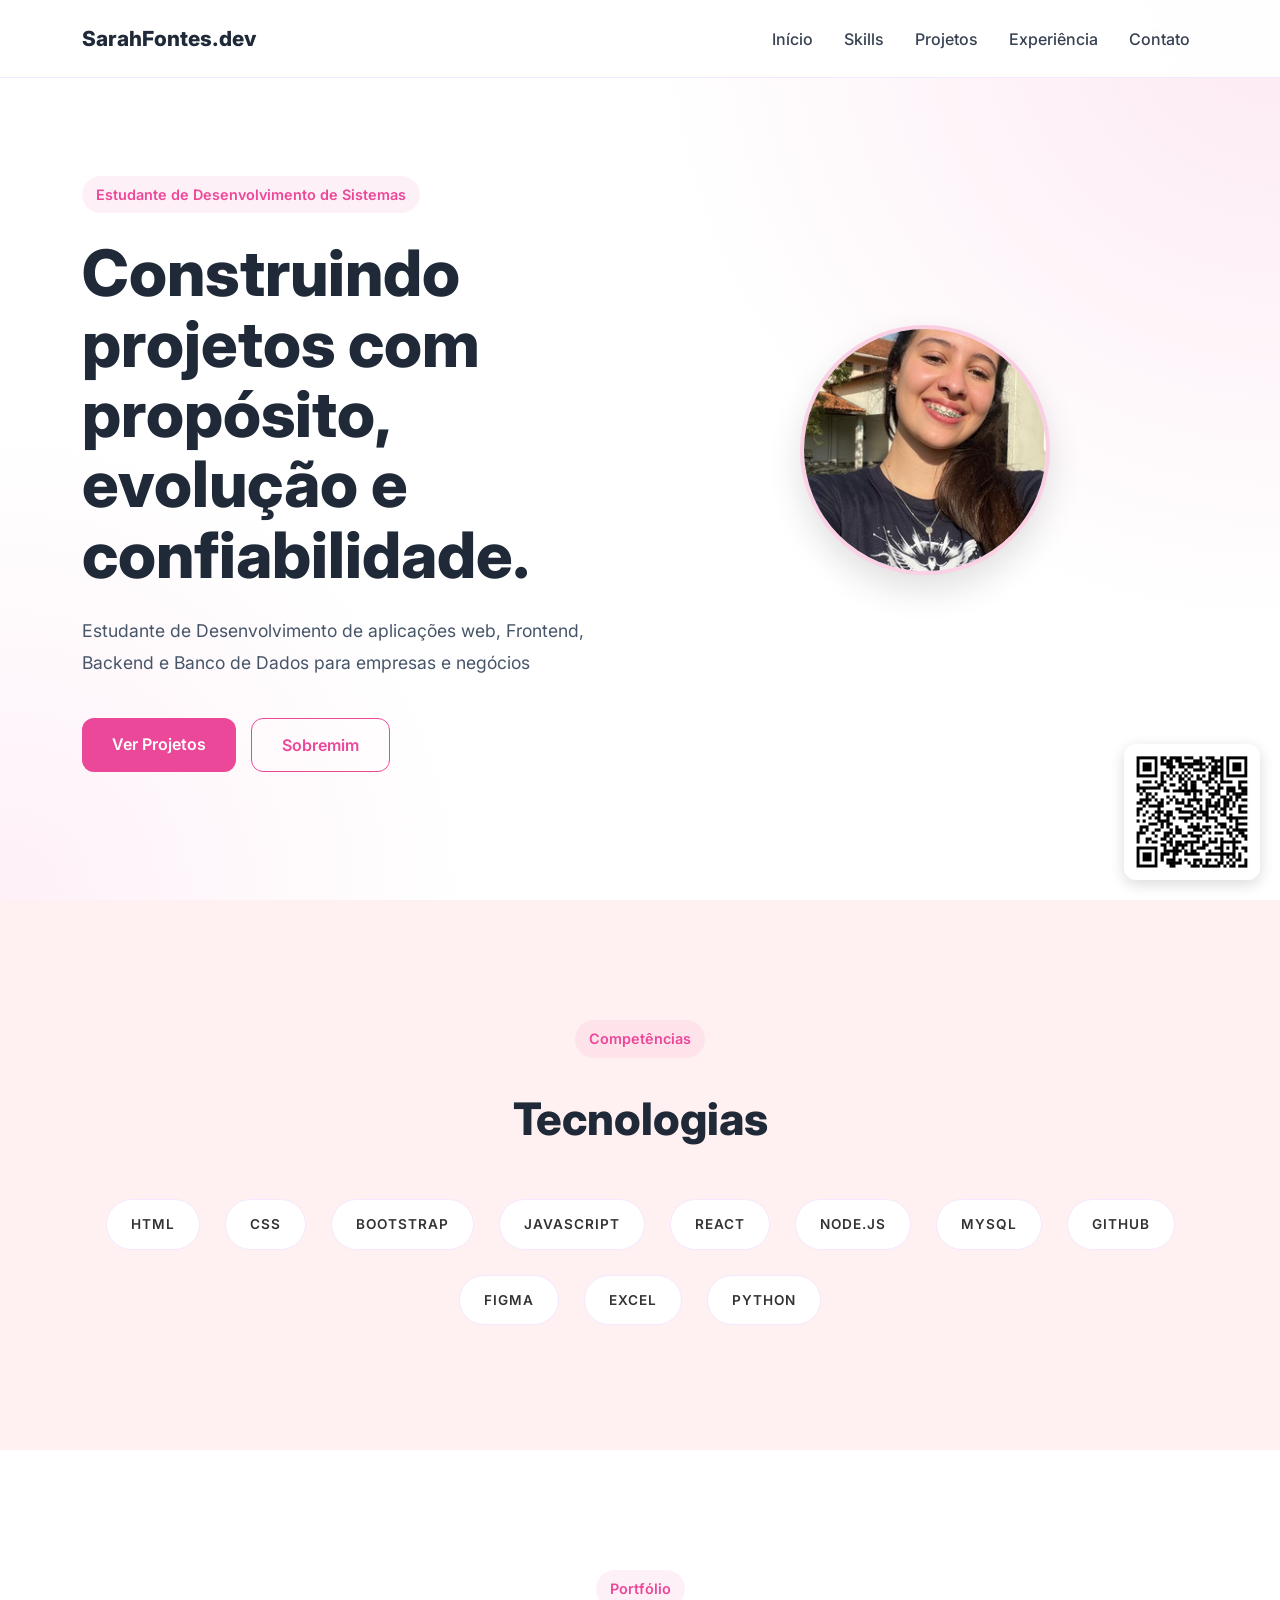
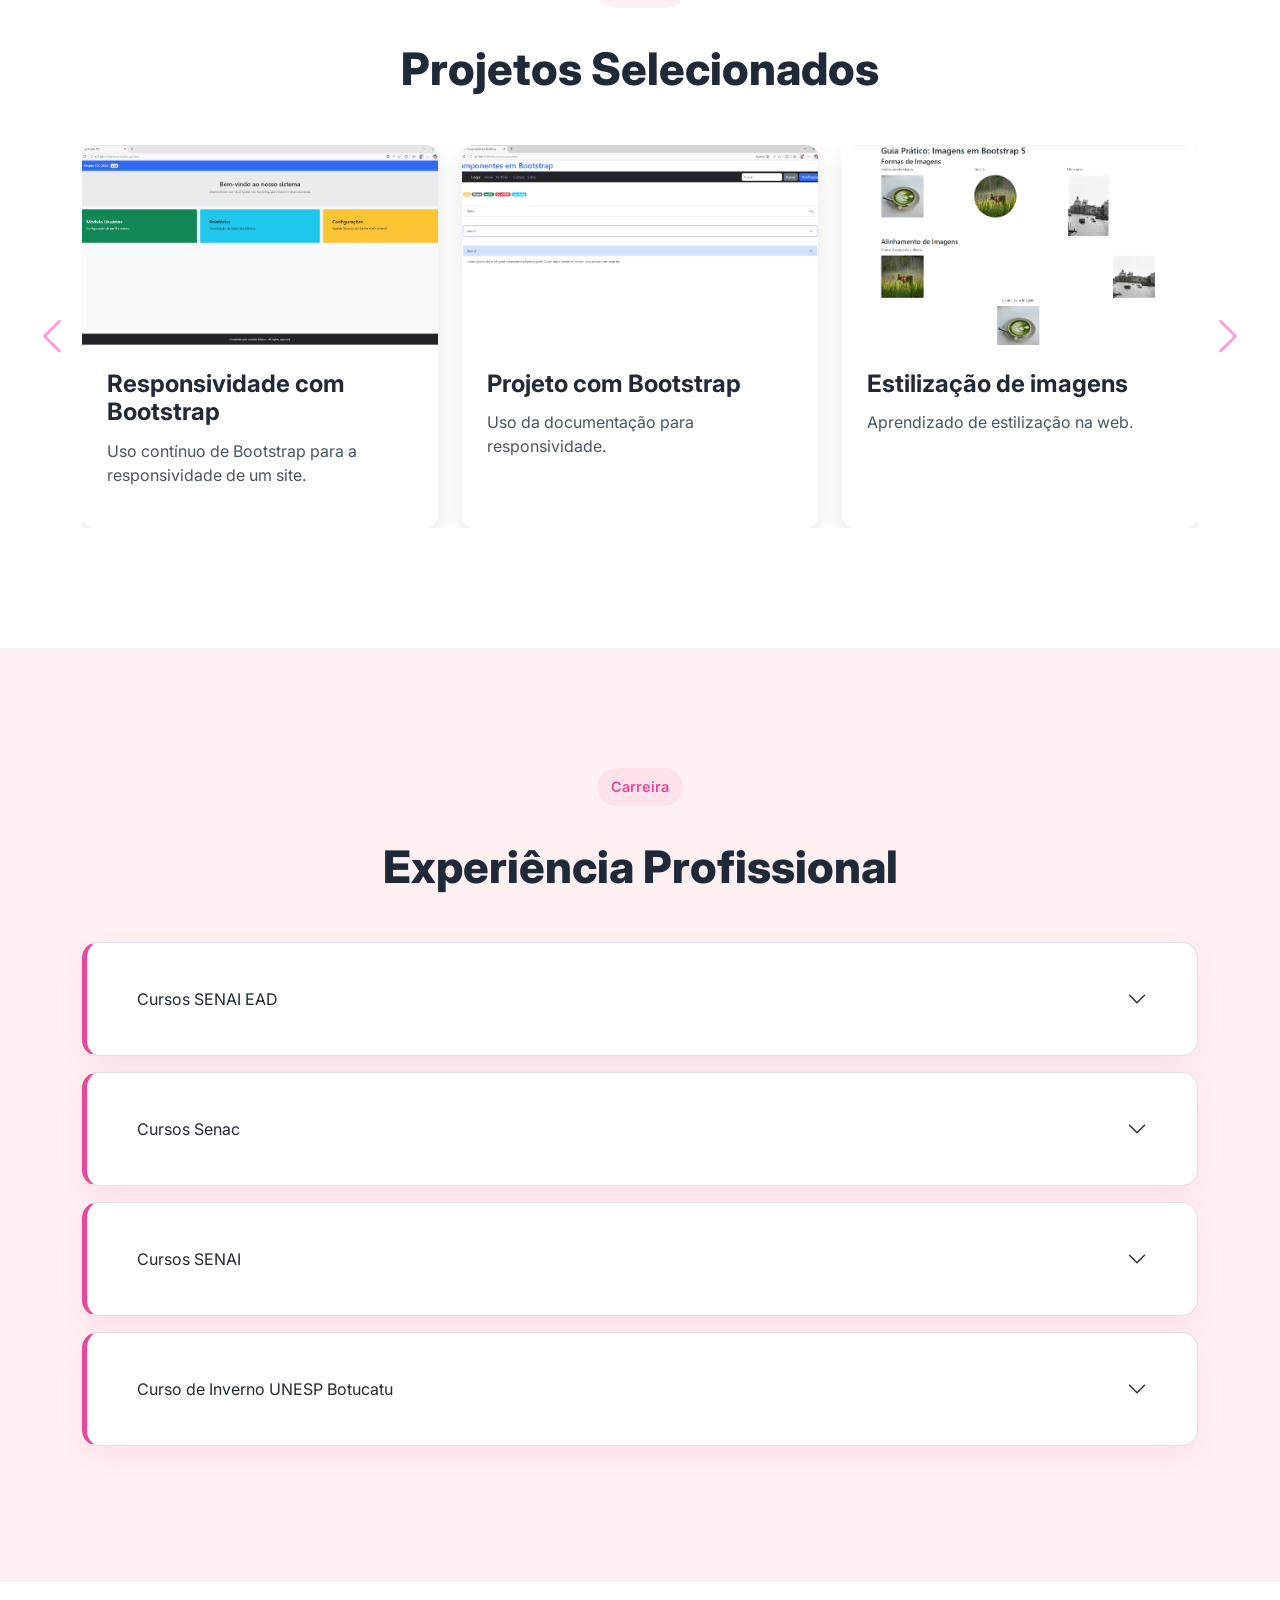
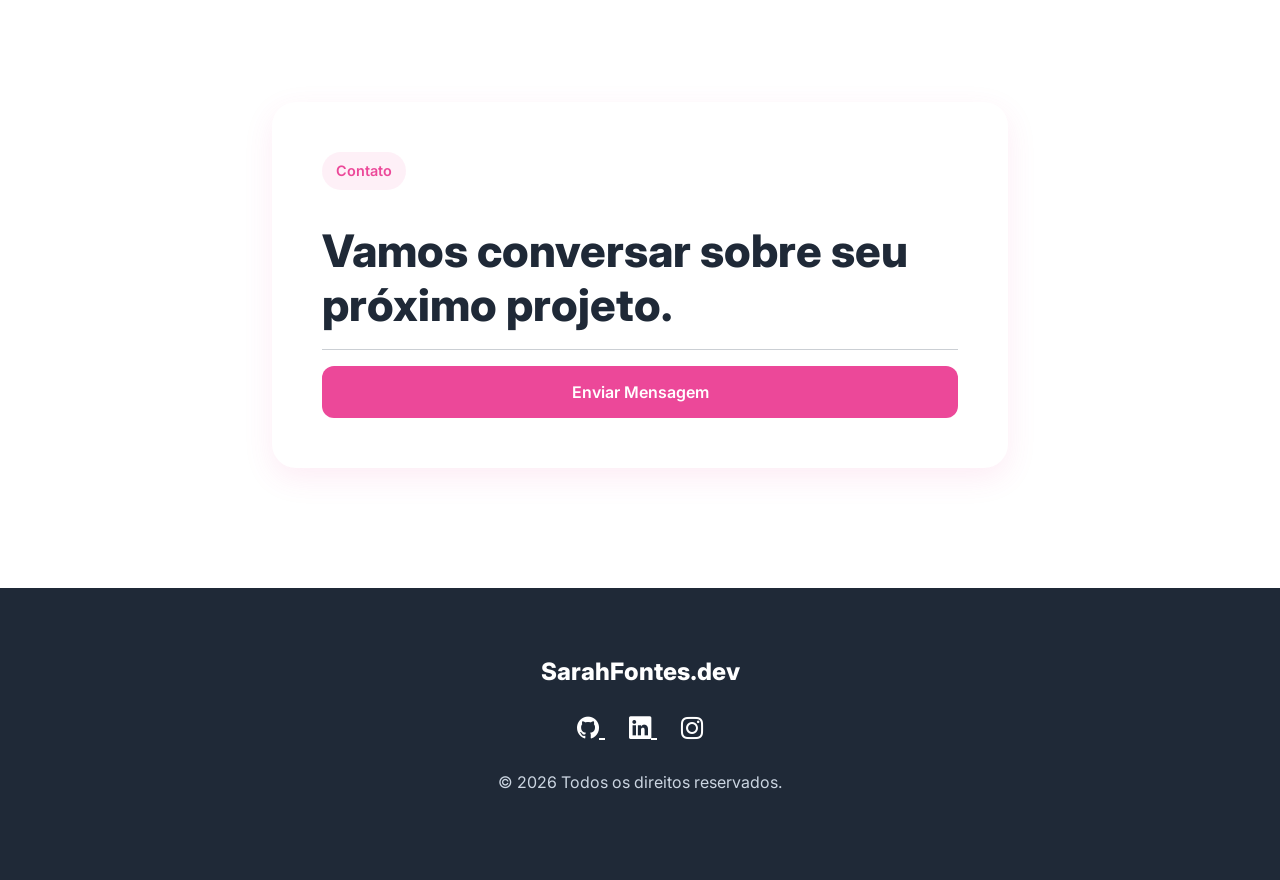
<file: index.html>
<!DOCTYPE html>
<html lang="pt-BR">

<head>
    <meta charset="UTF-8">
    <meta name="viewport" content="width=device-width, initial-scale=1.0">
    <title>SarahFontes | Estudante de Desenvolvimento Full Stack</title>
    <meta name="description"
        content="Portfólio profissional de Desenvolvedora Full Stack especializada em aplicações web modernas.">
    <link rel="icon" href="assets/img/favicon.png">
    <link href="https://cdn.jsdelivr.net/npm/bootstrap@5.3.3/dist/css/bootstrap.min.css" rel="stylesheet">
    <link rel="stylesheet" href="https://cdn.jsdelivr.net/npm/bootstrap-icons@1.11.3/font/bootstrap-icons.min.css">
    <link href="https://fonts.googleapis.com/css2?family=Inter:wght@300;400;500;600;700;800;900&display=swap"
        rel="stylesheet">
    <link rel="stylesheet" href="assets/css/style.css">
</head>

<body>

    <!-- NAVBAR -->
    <nav class="navbar navbar-expand-lg fixed-top custom-navbar">
        <div class="container">

            <a class="navbar-brand" href="#">SarahFontes.dev</a>

            <button class="navbar-toggler" type="button" data-bs-toggle="collapse" data-bs-target="#menu">
                <span class="navbar-toggler-icon"></span>
            </button>

            <div class="collapse navbar-collapse" id="menu">
                <ul class="navbar-nav ms-auto">
                    <li class="nav-item"><a class="nav-link" href="#inicio">Início</a></li>
                    <li class="nav-item"><a class="nav-link" href="#skills">Skills</a></li>
                    <li class="nav-item"><a class="nav-link" href="#projetos">Projetos</a></li>
                    <li class="nav-item"><a class="nav-link" href="#experiencia">Experiência</a></li>
                    <li class="nav-item"><a class="nav-link" href="contato.html">Contato</a></li>
                </ul>
            </div>

        </div>
    </nav>

    <div class="col-md-5 text-center">
        <div class="qr-fixed">
            <img src="./img/qrcode.jpg" alt="QR Code Portfólio">
        </div>
    </div>

    <!-- HERO -->
    <section id="inicio" class="hero">
        <div class="container">
            <div class="row align-items-center min-vh-100">
                <div class="col-lg-6">
                    <span class="hero-tag mt-5">Estudante de Desenvolvimento de Sistemas</span>

                    <h1 class="hero-title">Construindo projetos com propósito, evolução e confiabilidade.</h1>

                    <p class="hero-description">Estudante de Desenvolvimento de aplicações web, Frontend, Backend e
                        Banco de Dados para empresas e negócios</p>

                    <div class="hero-buttons">
                        <a href="#projetos" class="btn btn-primary-custom">Ver Projetos</a>
                        <button data-bs-toggle="modal" data-bs-target="#sobreModal"
                            class="btn btn-outline-custom">Sobremim</button>
                    </div>
                </div>

                <div class="col-lg-6 text-center">
                    <img src="./img/perfil.jpg" alt="Foto profissional" class="profile-image">
                </div>
            </div>
        </div>
    </section>


    <div class="modal fade" id="sobreModal" tabindex="-1" aria-labelledby="sobreModalLabel" aria-hidden="true">
        <div class="modal-dialog modal-xl">
            <div class="modal-content">
                <div class="modal-header">
                    <h5 class="modal-title" id="sobreModalLabel">Sobre Mim</h5>
                    <button type="button" class="btn-close" data-bs-dismiss="modal" aria-label="Fechar"></button>
                </div>
                <div class="modal-body">
                    <div class="container-fluid">
                        <div class="row align-items-center">

                            <div class="col-md-5 text-center">
                                <img src="./img/perfil2.jpeg" alt="Foto profissional"
                                    class="profile-image modal-profile-img">
                            </div>

                            <div class="col-md-7">
                                <span class="hero-tag">Sobre Mim</span>

                                <h4 class="mt-3 mb-3">Propósito, estratégia e foco em resultados.</h4>

                                <p class="text-justify">Sou estudante de Desenvolvimento Full Stack focada em criar
                                    soluções digitais
                                    utilizando as melhores práticas de software.</p>
                                <p class="text-justify">Busco desenvolver novas habilidades e construir um caminho com
                                    propósito, foco,
                                    coragem, confiabilidade e segurança.</p>
                                <p class="text-justify">Meu foco é desenvolver produtos intuitivos e preparados para
                                    crescimento.</p>
                                <p class="text-justify">Profissional organizada, comunicativa e responsável, com
                                    experiência em atividades pastorais, marketing digital,
                                    atendimento ao público e organização de ambientes.</p>
                                <p class="text-justify">Possuo habilidades em liderança de equipes, planejamento de
                                    metas, delegação de tarefas e trabalho colaborativo.</p>
                            </div>
                        </div>
                    </div>
                </div>

                <div class="modal-footer">
                    <button type="button" class="btn btn-primary-custom" data-bs-dismiss="modal">Fechar</button>
                </div>

            </div>
        </div>
    </div>

    <!-- SKILLS -->
    <section id="skills" class="section bg-light-custom">
        <div class="container">
            <div class="text-center mb-5">
                <span class="hero-tag">Competências</span>
                <h2 class="section-title">Tecnologias</h2>
            </div>

            <div class="skills-wrapper">
                <a class="section-tag" href="https://www.html5.com.br/guia/primeiros-passos" target="_blank">HTML</a>
                <a class="section-tag" href="https://developer.mozilla.org/pt-BR/docs/Web/CSS">CSS</a>
                <a class="section-tag"
                    href="https://getbootstrap.com/docs/5.0/getting-started/introduction/">Bootstrap</a>
                <a class="section-tag" href="https://developer.mozilla.org/pt-BR/docs/Web/JavaScript">JavaScript</a>
                <a class="section-tag" href="https://pt-br.legacy.reactjs.org/">React</a>
                <a class="section-tag" href="https://nodejs.org/docs/latest/api/">Node.js</a>
                <a class="section-tag" href="https://dev.mysql.com/doc/">MySQL</a>
                <a class="section-tag" href="https://docs.github.com/pt">GitHub</a>
                <a class="section-tag" href="https://help.figma.com/hc/en-us">Figma</a>
                <a class="section-tag" href="https://support.microsoft.com/pt-br/excel">Excel</a>
                <a class="section-tag" href="https://www.python.org/">Python</a>
            </div>
        </div>
    </section>

    <!-- PROJETOS -->
    <section id="projetos" class="section">
        <div class="container">

            <div class="text-center mb-5">
                <span class="hero-tag">Portfólio</span>
                <h2 class="section-title">Projetos Selecionados</h2>
            </div>

            <div id="carouselProjetos" class="carousel slide" data-bs-ride="carousel">

                <!-- Indicadores -->
                <div class="carousel-indicators">
                    <button type="button" data-bs-target="#carouselProjetos" data-bs-slide-to="0"
                        class="active"></button>
                    <button type="button" data-bs-target="#carouselProjetos" data-bs-slide-to="1"></button>
                    <button type="button" data-bs-target="#carouselProjetos" data-bs-slide-to="2"></button>
                </div>

                <div class="carousel-inner">

                    <!-- SLIDE 1 -->
                    <div class="carousel-item active">
                        <div class="row justify-content-center">

                            <div class="col-12 col-md-6 col-lg-4">
                                <div class="project-card" data-bs-toggle="modal" data-bs-target="#modal1"
                                    style="cursor:pointer;">
                                    <img src="./img/img1.png" class="d-block w-100">
                                    <div class="project-content">
                                        <h4>Responsividade com Bootstrap</h4>
                                        <p>Uso contínuo de Bootstrap para a responsividade de um site.</p>
                                    </div>
                                </div>
                            </div>

                            <div class="col-12 col-md-6 col-lg-4">
                                <div class="project-card" data-bs-toggle="modal" data-bs-target="#modal2"
                                    style="cursor:pointer;">
                                    <img src="./img/img2.png" class="d-block w-100">
                                    <div class="project-content">
                                        <h4>Projeto com Bootstrap</h4>
                                        <p>Uso da documentação para responsividade.</p>
                                    </div>
                                </div>
                            </div>

                            <div class="col-12 col-md-6 col-lg-4">
                                <div class="project-card" data-bs-toggle="modal" data-bs-target="#modal3"
                                    style="cursor:pointer;">
                                    <img src="./img/img3.png" class="d-block w-100">
                                    <div class="project-content">
                                        <h4>Estilização de imagens</h4>
                                        <p>Aprendizado de estilização na web.</p>
                                    </div>
                                </div>
                            </div>

                        </div>
                    </div>

                    <!-- SLIDE 2 -->
                    <div class="carousel-item">
                        <div class="row justify-content-center">

                            <div class="col-12 col-md-6 col-lg-4">
                                <div class="project-card" data-bs-toggle="modal" data-bs-target="#modal4"
                                    style="cursor:pointer;">
                                    <img src="./img/img4.png" class="d-block w-100">
                                    <div class="project-content">
                                        <h4>App de alimentos</h4>
                                        <p>Uso do Figma no TCC.</p>
                                    </div>
                                </div>
                            </div>

                            <div class="col-12 col-md-6 col-lg-4">
                                <div class="project-card" data-bs-toggle="modal" data-bs-target="#modal5"
                                    style="cursor:pointer;">
                                    <img src="./img/img5.png" class="d-block w-100">
                                    <div class="project-content">
                                        <h4>Bootstrap Modal</h4>
                                        <p>Criação de interfaces interativas.</p>
                                    </div>
                                </div>
                            </div>

                            <div class="col-12 col-md-6 col-lg-4">
                                <div class="project-card" data-bs-toggle="modal" data-bs-target="#modal6"
                                    style="cursor:pointer;">
                                    <img src="./img/img6.png" class="d-block w-100">
                                    <div class="project-content">
                                        <h4>Site de alimentos</h4>
                                        <p>Desenvolvimento web responsivo.</p>
                                    </div>
                                </div>
                            </div>

                        </div>
                    </div>

                    <!-- SLIDE 3 -->
                    <div class="carousel-item">
                        <div class="row justify-content-center">

                            <div class="col-12 col-md-6 col-lg-4">
                                <div class="project-card" data-bs-toggle="modal" data-bs-target="#modal7"
                                    style="cursor:pointer;">
                                    <img src="./img/img7.png" class="d-block w-100">
                                    <div class="project-content">
                                        <h4>Banco de Dados MySQL</h4>
                                        <p>Modelagem de sistema de vendas.</p>
                                    </div>
                                </div>
                            </div>

                        </div>
                    </div>

                </div>

                <button class="carousel-control-prev" type="button" data-bs-target="#carouselProjetos"
                    data-bs-slide="prev">
                    <span class="carousel-control-prev-icon"></span>
                </button>

                <button class="carousel-control-next" type="button" data-bs-target="#carouselProjetos"
                    data-bs-slide="next">
                    <span class="carousel-control-next-icon"></span>
                </button>

            </div>
        </div>
    </section>

    <!-- MODAIS -->
    <div class="modal fade" id="modal1" tabindex="-1">
        <div class="modal-dialog modal-lg modal-dialog-centered">
            <div class="modal-content">
                <img src="./img/img1.png" class="w-100">
                <div class="p-3">
                    <h4>Responsividade com Bootstrap</h4>
                    <p>Uso contínuo de Bootstrap para a responsividade de um site.</p>
                </div>
            </div>
        </div>
    </div>

    <div class="modal fade" id="modal2" tabindex="-1">
        <div class="modal-dialog modal-lg modal-dialog-centered">
            <div class="modal-content">
                <img src="./img/img2.png" class="w-100">
                <div class="p-3">
                    <h4>Projeto com Bootstrap</h4>
                    <p>Utilização da documentação para responsividade.</p>
                </div>
            </div>
        </div>
    </div>

    <div class="modal fade" id="modal3" tabindex="-1">
        <div class="modal-dialog modal-lg modal-dialog-centered">
            <div class="modal-content">
                <img src="./img/img3.png" class="w-100">
                <div class="p-3">
                    <h4>Estilização de imagens</h4>
                    <p>Aprendizado de estilização na web.</p>
                </div>
            </div>
        </div>
    </div>

    <div class="modal fade" id="modal4" tabindex="-1">
        <div class="modal-dialog modal-lg modal-dialog-centered">
            <div class="modal-content">
                <img src="./img/img4.png" class="w-100">
                <div class="p-3">
                    <h4>App de alimentos</h4>
                    <p>Uso do Figma no TCC.</p>
                </div>
            </div>
        </div>
    </div>

    <div class="modal fade" id="modal5" tabindex="-1">
        <div class="modal-dialog modal-lg modal-dialog-centered">
            <div class="modal-content">
                <img src="./img/img5.png" class="w-100">
                <div class="p-3">
                    <h4>Bootstrap Modal</h4>
                    <p>Criação de interfaces interativas.</p>
                </div>
            </div>
        </div>
    </div>

    <div class="modal fade" id="modal6" tabindex="-1">
        <div class="modal-dialog modal-lg modal-dialog-centered">
            <div class="modal-content">
                <img src="./img/img6.png" class="w-100">
                <div class="p-3">
                    <h4>Site de alimentos</h4>
                    <p>Desenvolvimento web responsivo.</p>
                </div>
            </div>
        </div>
    </div>

    <div class="modal fade" id="modal7" tabindex="-1">
        <div class="modal-dialog modal-lg modal-dialog-centered">
            <div class="modal-content">
                <img src="./img/img7.png" class="w-100">
                <div class="p-3">
                    <h4>Banco de Dados MySQL</h4>
                    <p>Modelagem de sistema de vendas.</p>
                </div>
            </div>
        </div>
    </div>

    <!-- EXPERIÊNCIA -->
    <section id="experiencia" class="section bg-light-custom">
        <div class="container">

            <div class="text-center mb-5">
                <span class="hero-tag">Carreira</span>
                <h2 class="section-title">Experiência Profissional</h2>
            </div>

            <!-- PRIMEIRO ACCORDION -->
            <div class="accordion timeline-accordion mb-3" id="accordionExperiencia1">
                <div class="accordion-item timeline-item rounded-4">
                    <h2 class="accordion-header" id="heading1-1">
                        <button class="accordion-button collapsed timeline-button" type="button"
                            data-bs-toggle="collapse" data-bs-target="#collapse1-1" aria-expanded="false"
                            aria-controls="collapse1-1">
                            Cursos SENAI EAD
                        </button>
                    </h2>
                    <div id="collapse1-1" class="accordion-collapse collapse" data-bs-parent="#accordionExperiencia1">
                        <div class="accordion-body">
                            <h6>Cursos disponíveis no SENAI EAD</h6>
                            <ul>
                                <li>Excel básico</li>
                                <li>Competência Transversal - Segurança no Trabalho</li>
                                <li>Fluência - Fundamentos da IA</li>
                                <li>Por dentro da Segurança Cibernética</li>
                                <li>Desvendando a Descarbonização</li>
                                <li>Ética na IA</li>
                            </ul>
                            <a href="https://wa.me/5514996770181"
                                class="d-flex justify-content-between text-success ">Ver certificados</a>
                        </div>
                    </div>
                </div>
            </div>

            <!-- SEGUNDO ACCORDION -->
            <div class="accordion timeline-accordion mb-3" id="accordionExperiencia2">
                <div class="accordion-item timeline-item rounded-4">
                    <h2 class="accordion-header" id="heading2-1">
                        <button class="accordion-button collapsed timeline-button" type="button"
                            data-bs-toggle="collapse" data-bs-target="#collapse2-1" aria-expanded="false"
                            aria-controls="collapse2-1">
                            Cursos Senac
                        </button>
                    </h2>
                    <div id="collapse2-1" class="accordion-collapse collapse" data-bs-parent="#accordionExperiencia2">
                        <div class="accordion-body">
                            <h6>Excel para iniciantes</h6>
                            <p>O curso de <strong>Exel  Para Iniciantes</strong> tem por objetivo possibilitar ao participante inserir e manipular dados na
                                planilha eletrônica, agregando informações básicas de cálculos om fórmulas e aplicação
                                de funções.</p>
                            <a href="https://wa.me/5514996770181"
                                class="d-flex justify-content-between text-success ">Ver certificados</a>
                        </div>
                    </div>
                </div>
            </div>

            <!-- TERCEIRO ACCORDION -->
            <div class="accordion timeline-accordion mb-3" id="accordionExperiencia3">
                <div class="accordion-item timeline-item rounded-4">
                    <h2 class="accordion-header" id="heading3-1">
                        <button class="accordion-button collapsed timeline-button" type="button"
                            data-bs-toggle="collapse" data-bs-target="#collapse3-1" aria-expanded="false"
                            aria-controls="collapse3-1">
                            Cursos SENAI
                        </button>
                    </h2>
                    <div id="collapse3-1" class="accordion-collapse collapse" data-bs-parent="#accordionExperiencia3">
                        <div class="accordion-body">
                            <h6>Desenvolvimento de Sistemas ( 2025 - Atual ).</h6>
                            <p>O Curso <strong>Técnico em Desenvolvimento de Sistemas</strong> tem por objetivo habilitar profissionais
                                para desenvolver, testar e implantar sistemas computacionais, atendendo normas e padrão
                                de qualidade, usabilidade, integridade e segurança da informação.</p>
                            <a href="https://wa.me/5514996770181" class="d-flex justify-content-between text-success ">Ver certificados</a>
                        </div>
                    </div>
                    <div id="collapse3-1" class="accordion-collapse collapse" data-bs-parent="#accordionExperiencia3">
                        <div class="accordion-body">
                            <h6>Machine Learning Aplicada à Indústria ( Atual - 2026 )</h6>
                            <p>O curso de <strong>Machine Learning aplicado à Indústria</strong> apresenta os principais conceitos de
                                Inteligência Artificial e Aprendizado de Máquina voltados para problemas industriais. Durante o curso,
                                são abordados temas como análise e tratamento de dados, preparação de bases, treinamento e avaliação de
                                modelos e aplicação de técnicas de Machine Learning para auxiliar na tomada de decisões, identificação de
                                padrões e melhoria dos processos industriais.</p>
                            <a href="https://wa.me/5514996770181" class="d-flex justify-content-between text-success ">Ver certificados</a>
                        </div>
                    </div>
                </div>
            </div>

            <!-- QUARTO ACCORDION -->
            <div class="accordion timeline-accordion mb-3" id="accordionExperiencia4">
                <div class="accordion-item timeline-item rounded-4">
                    <h2 class="accordion-header" id="heading4-1">
                        <button class="accordion-button collapsed timeline-button" type="button"
                            data-bs-toggle="collapse" data-bs-target="#collapse4-1" aria-expanded="false"
                            aria-controls="collapse4-1">
                            Curso de Inverno UNESP Botucatu
                        </button>
                    </h2>
                    <div id="collapse4-1" class="accordion-collapse collapse" data-bs-parent="#accordionExperiencia4">
                        <div class="accordion-body">
                            <h6>Escola de Inverno -FMVZ UNESP - 2025</h6>
                            <p>O Programa de Pós-graduação em Medicina Veterinária da Faculdade de Medicina Veterinária
                                e Zootecnia (FMVZ) da Unesp, câmpus de Botucatu, realizou uma <strong>Escola de Inverno</strong>, com
                                atividades voltadas para alunos do Ensino Médio do município.
                                Com o tema “A ciência da vida: como a Medicina Veterinária constrói a saúde para todos”,
                                a Escola de Inverno tem o objetivo de levar os alunos do Ensino Médio para uma imersão
                                no mundo universitário e da Medicina Veterinária, com palestras e atividades práticas
                                sobre o tema – uma oportunidade de conhecerem mais sobre a Medicina Veterinária e todas
                                as suas áreas de atuação.</p>
                            <a href="https://wa.me/5514996770181"
                                class="d-flex justify-content-between text-success ">Ver certificados</a>
                        </div>
                    </div>
                </div>
            </div>

        </div>
    </section>

    <!-- CONTATO -->
    <section id="contato" class="section">
        <div class="container">
            <div class="row justify-content-center">
                <div class="col-lg-8">
                    <div class="contact-box">
                        <span class="hero-tag">Contato</span>
                        <h2 class="section-title">Vamos conversar sobre seu próximo projeto.</h2>
                        <hr>
                        <a class="btn btn-primary-custom w-100" href="contato.html">Enviar Mensagem</a>
                    </div>
                </div>
            </div>
        </div>
    </section>

    <!-- FOOTER -->
    <footer>
        <div class="container">
            <div class="footer-content">
                <h4>SarahFontes.dev</h4>
                <div class="social-links">
                    <a href="https://github.com/SahFontes?tab=projects">
                        <i class="bi bi-github"></i>
                    </a>
                    <a href="https://www.linkedin.com/in/sarah-lopes-fontes-5abab1365/">
                        <i class=" bi bi-linkedin"></i>
                    </a>
                    <a href="https://www.instagram.com/sah.mlfontes">
                        <i class="bi bi-instagram"></i>
                    </a>
                </div>
                <p>© 2026 Todos os direitos reservados.</p>
            </div>
        </div>
    </footer>

    <script src="https://cdn.jsdelivr.net/npm/bootstrap@5.3.3/dist/js/bootstrap.bundle.min.js"></script>
    <script src="assets/js/main.js"></script>

</body>

</html>
</file>
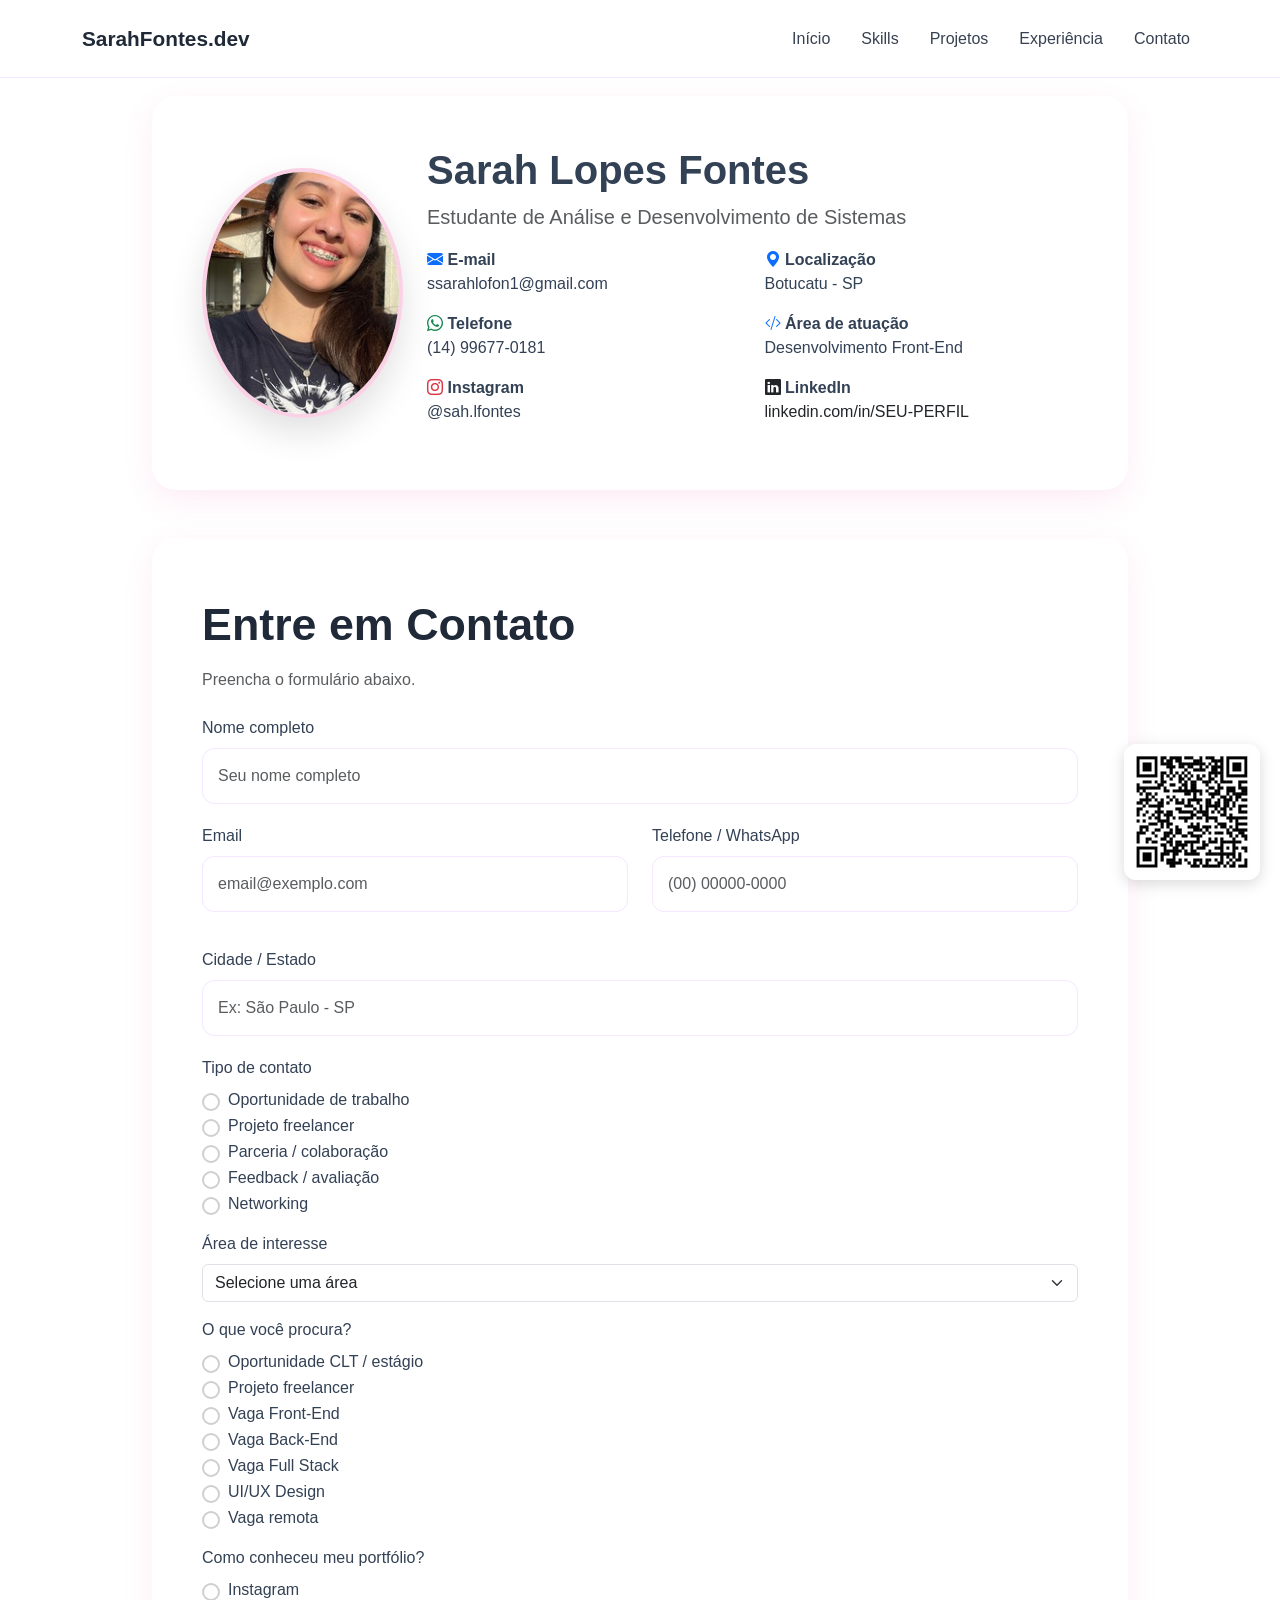
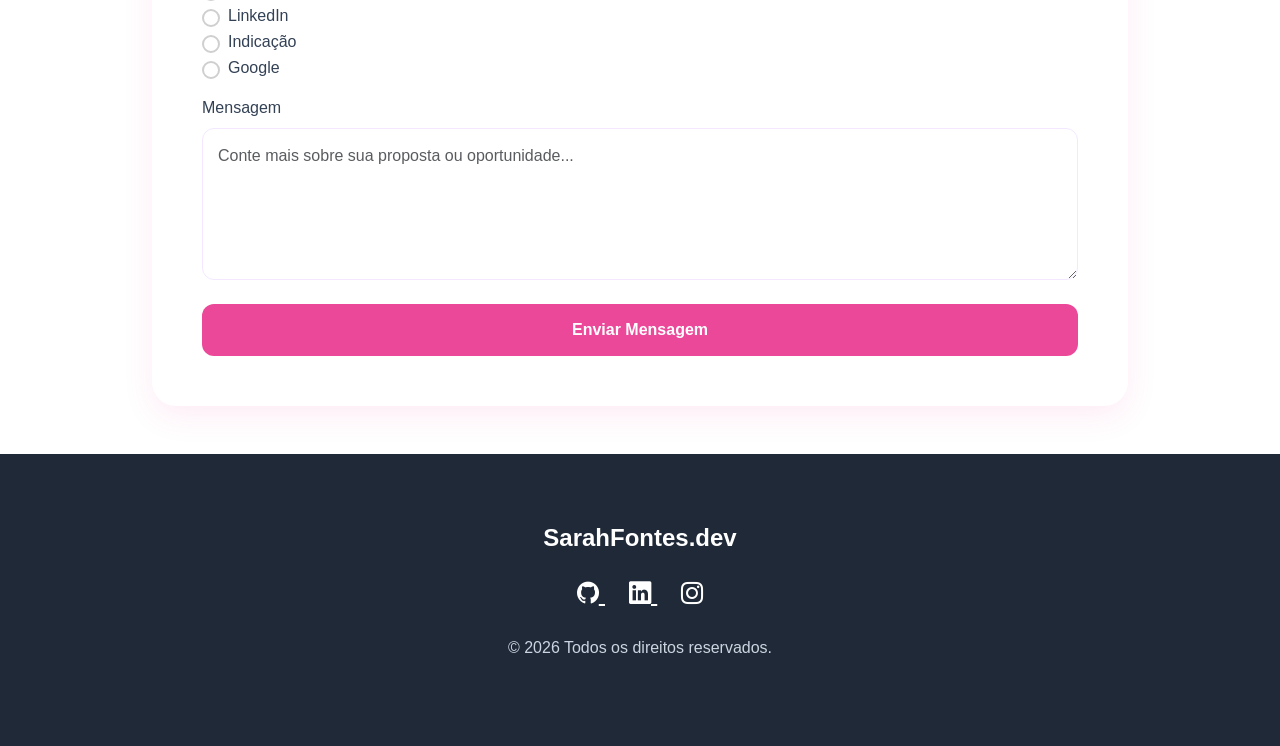
<file: contato.html>
<!DOCTYPE html>
<html lang="pt-BR">

<head>
    <meta charset="UTF-8">
    <meta name="viewport" content="width=device-width, initial-scale=1">
    <title>Contato | Portfólio</title>
    <link href="https://cdn.jsdelivr.net/npm/bootstrap@5.3.3/dist/css/bootstrap.min.css" rel="stylesheet">
    <link href="https://cdn.jsdelivr.net/npm/bootstrap-icons@1.11.3/font/bootstrap-icons.css" rel="stylesheet">
    <link rel="stylesheet" href="assets/css/style.css">
</head>

<body>

    <!-- NAVBAR -->
    <nav class="navbar navbar-expand-lg fixed-top custom-navbar">
        <div class="container">

            <a class="navbar-brand" href="#">SarahFontes.dev</a>

            <button class="navbar-toggler" type="button" data-bs-toggle="collapse" data-bs-target="#menu">
                <span class="navbar-toggler-icon"></span>
            </button>

            <div class="collapse navbar-collapse" id="menu">
                <ul class="navbar-nav ms-auto">
                    <li class="nav-item"><a class="nav-link" href="#inicio">Início</a></li>
                    <li class="nav-item"><a class="nav-link" href="#skills">Skills</a></li>
                    <li class="nav-item"><a class="nav-link" href="#projetos">Projetos</a></li>
                    <li class="nav-item"><a class="nav-link" href="#experiencia">Experiência</a></li>
                    <li class="nav-item"><a class="nav-link" href="contato.html">Contato</a></li>
                </ul>
            </div>

        </div>
    </nav>

    <div class="col-md-5 text-center">
        <div class="qr-fixed">
            <img src="./img/qrcode.jpg" alt="QR Code Portfólio">
        </div>
    </div>

    <!-- CONTEÚDO -->
    <div class="container my-5 pt-5" style="max-width: 1000px;">

        <!-- CARD PERFIL -->
        <div class="contact-box mb-5">

            <div class="row align-items-center">

                <!-- FOTO -->
                <div class="col-md-3 text-center mb-3 mb-md-0">

                    <img src="./img/perfil.jpg" alt="Foto de Perfil" class="profile-image">

                </div>

                <div class="col-md-9">

                    <h1 class="fw-bold">
                        Sarah Lopes Fontes
                    </h1>

                    <p class="lead text-muted">
                        Estudante de Análise e Desenvolvimento de Sistemas
                    </p>

                    <div class="row">

                        <div class="col-md-6">
                            <p class="mb-3">
                                <i class="bi bi-envelope-fill text-primary"></i>
                                <strong>E-mail</strong><br>

                                <a href="mailto:ssarahlofon1@gmail.com" class="text-decoration-none text-reset">
                                    ssarahlofon1@gmail.com
                                </a>
                            </p>

                            <p>
                                <i class="bi bi-whatsapp text-success"></i>
                                <strong>Telefone</strong><br>

                                <a href="https://wa.me/5514996770181" target="_blank"
                                    class="text-decoration-none text-reset">
                                    (14) 99677-0181
                                </a>
                            </p>

                            <p>
                                <i class="bi bi-instagram text-danger"></i>
                                <strong>Instagram</strong><br>

                                <a href="https://www.instagram.com/sah.lfontes" target="_blank"
                                    class="text-decoration-none text-reset">
                                    @sah.lfontes
                                </a>
                            </p>
                        </div>

                        <div class="col-md-6">
                            <p class="mb-3">
                                <i class="bi bi-geo-alt-fill text-primary"></i>
                                <strong>Localização</strong><br>
                                Botucatu - SP
                            </p>

                            <p>
                                <i class="bi bi-code-slash text-primary"></i>
                                <strong>Área de atuação</strong><br>
                                Desenvolvimento Front-End
                            </p>

                            <p class="mb-3">
                                <i class="bi bi-linkedin text-dark"></i>
                                <strong>LinkedIn</strong><br>
                                <a href="https://www.linkedin.com/in/sarah-lopes-fontes-5abab1365/" target="_blank"
                                    class="text-decoration-none text-dark">
                                    linkedin.com/in/SEU-PERFIL
                                </a>
                            </p>
                        </div>

                    </div>

                </div>

            </div>

        </div>

        <!-- FORMULÁRIO -->
        <div class="contact-box">

            <h2 class="section-title mb-3">
                Entre em Contato
            </h2>

            <p class="text-muted mb-4">
                Preencha o formulário abaixo.
            </p>

            <form action="https://formspree.io/f/mzdqgyke" method="POST">

                <!-- Nome -->
                <div class="mb-3">
                    <label class="form-label">Nome completo</label>
                    <input type="text" name="nome" class="form-control" placeholder="Seu nome completo" required>
                </div>

                <!-- Contato -->
                <div class="row">
                    <div class="col-md-6 mb-3">
                        <label class="form-label">Email</label>
                        <input type="email" name="email" class="form-control" placeholder="email@exemplo.com" required>
                    </div>

                    <div class="col-md-6 mb-3">
                        <label class="form-label">Telefone / WhatsApp</label>
                        <input type="tel" name="telefone" class="form-control" placeholder="(00) 00000-0000">
                    </div>
                </div>

                <!-- Localização -->
                <div class="mb-3">
                    <label class="form-label">Cidade / Estado</label>
                    <input type="text" name="localizacao" class="form-control" placeholder="Ex: São Paulo - SP">
                </div>

                <!-- Tipo de contato -->
                <div class="mb-3">
                    <label class="form-label">Tipo de contato</label>

                    <div class="form-check custom-radio">
                        <input class="form-check-input" type="radio" name="tipo_contato"
                            value="Oportunidade de trabalho">
                        <label class="form-check-label">Oportunidade de trabalho</label>
                    </div>

                    <div class="form-check custom-radio">
                        <input class="form-check-input" type="radio" name="tipo_contato" value="Projeto freelancer">
                        <label class="form-check-label">Projeto freelancer</label>
                    </div>

                    <div class="form-check custom-radio">
                        <input class="form-check-input" type="radio" name="tipo_contato" value="Parceria">
                        <label class="form-check-label">Parceria / colaboração</label>
                    </div>

                    <div class="form-check custom-radio">
                        <input class="form-check-input" type="radio" name="tipo_contato" value="Feedback">
                        <label class="form-check-label">Feedback / avaliação</label>
                    </div>

                    <div class="form-check custom-radio">
                        <input class="form-check-input" type="radio" name="tipo_contato" value="Networking">
                        <label class="form-check-label">Networking</label>
                    </div>
                </div>

                <!-- Área -->
                <div class="mb-3">
                    <label class="form-label">Área de interesse</label>

                    <select class="form-select" name="area_interesse" required>
                        <option selected disabled>Selecione uma área</option>
                        <option>Tecnologia / Desenvolvimento</option>
                        <option>Design / UI/UX</option>
                        <option>Marketing Digital</option>
                        <option>Negócios / Empreendedorismo</option>
                        <option>Educação / Mentoria</option>
                        <option>Arte / Criatividade</option>
                        <option>Outro</option>
                    </select>
                </div>

                <!-- O que procura -->
                <div class="mb-3">
                    <label class="form-label">O que você procura?</label>

                    <div class="form-check custom-check">
                        <input class="form-check-input" type="checkbox" name="procura[]" value="CLT / Estágio">
                        <label class="form-check-label">Oportunidade CLT / estágio</label>
                    </div>

                    <div class="form-check custom-check">
                        <input class="form-check-input" type="checkbox" name="procura[]" value="Freelancer">
                        <label class="form-check-label">Projeto freelancer</label>
                    </div>

                    <div class="form-check custom-check">
                        <input class="form-check-input" type="checkbox" name="procura[]" value="Front-End">
                        <label class="form-check-label">Vaga Front-End</label>
                    </div>

                    <div class="form-check custom-check">
                        <input class="form-check-input" type="checkbox" name="procura[]" value="Back-End">
                        <label class="form-check-label">Vaga Back-End</label>
                    </div>

                    <div class="form-check custom-check">
                        <input class="form-check-input" type="checkbox" name="procura[]" value="Full Stack">
                        <label class="form-check-label">Vaga Full Stack</label>
                    </div>

                    <div class="form-check custom-check">
                        <input class="form-check-input" type="checkbox" name="procura[]" value="UI/UX">
                        <label class="form-check-label">UI/UX Design</label>
                    </div>

                    <div class="form-check custom-check">
                        <input class="form-check-input" type="checkbox" name="procura[]" value="Remoto">
                        <label class="form-check-label">Vaga remota</label>
                    </div>
                </div>

                <!-- Origem -->
                <div class="mb-3">
                    <label class="form-label">Como conheceu meu portfólio?</label>

                    <div class="form-check custom-radio">
                        <input class="form-check-input" type="radio" name="origem" value="Instagram">
                        <label class="form-check-label">Instagram</label>
                    </div>

                    <div class="form-check custom-radio">
                        <input class="form-check-input" type="radio" name="origem" value="LinkedIn">
                        <label class="form-check-label">LinkedIn</label>
                    </div>

                    <div class="form-check custom-radio">
                        <input class="form-check-input" type="radio" name="origem" value="Indicação">
                        <label class="form-check-label">Indicação</label>
                    </div>

                    <div class="form-check custom-radio">
                        <input class="form-check-input" type="radio" name="origem" value="Google">
                        <label class="form-check-label">Google</label>
                    </div>
                </div>

                <!-- Mensagem -->
                <div class="mb-4">
                    <label class="form-label">Mensagem</label>
                    <textarea class="form-control" name="mensagem" rows="5"
                        placeholder="Conte mais sobre sua proposta ou oportunidade..." required></textarea>
                </div>

                <!-- Botão -->
                <button type="submit" class="btn-primary-custom w-100" action="https://formspree.io/f/mzdqgyke">
                    Enviar Mensagem
                </button>

            </form>

        </div>

    </div>

    <!-- FOOTER -->

    <footer>
        <div class="container">
            <div class="footer-content">
                <h4>SarahFontes.dev</h4>
                <div class="social-links">
                    <a href="https://github.com/SahFontes?tab=projects">
                        <i class="bi bi-github"></i>
                    </a>
                    <a href="https://www.linkedin.com/in/sarah-lopes-fontes-5abab1365/">
                        <i class=" bi bi-linkedin"></i>
                    </a>
                    <a href="https://www.instagram.com/seu_usuario">
                        <i class="bi bi-instagram"></i>
                    </a>
                </div>
                <p>© 2026 Todos os direitos reservados.</p>
            </div>
        </div>
    </footer>

    <script src="https://cdn.jsdelivr.net/npm/bootstrap@5.3.3/dist/js/bootstrap.bundle.min.js"></script>

</body>

</html>
</file>
<file: assets/css/style.css>
/* ==========================RESET========================== */

*{
    margin:0;
    padding:0;
    box-sizing:border-box;
}

html{
    scroll-behavior:smooth;
}

body{
    font-family:'Inter',sans-serif;
    color:#334155;
    background:#ffffff;
    overflow-x:hidden;
}

/* ==========================CORES========================== */

:root{

    --primary:#1F2937;       /* mantém profissional (quase preto) */
    --secondary:#374151;

    --accent:#EC4899;        /* ROSA principal (profissional) */
    --accent-hover:#DB2777;  /* rosa mais forte no hover */

    --light:#FFF1F2;         /* fundo rosa muito suave */
    --border:#F3E8FF;

    --text:#475569;

    --shadow:
    0 10px 30px rgba(236,72,153,.10);

    --shadow-hover:
    0 20px 40px rgba(236,72,153,.18);
}

/* ==========================NAVBAR========================== */

.custom-navbar{
    background:rgba(255,255,255,.95);
    backdrop-filter:blur(15px);
    border-bottom:1px solid var(--border);
    transition:.3s;
    padding:18px 0;
}

.navbar-brand{
    font-size:1.3rem;
    font-weight:800;
    color:var(--primary)!important;
}

.nav-link{
    font-weight:500;
    color:var(--secondary)!important;
    margin-left:15px;
    transition:.3s;
}

.nav-link:hover{
    color:var(--accent)!important;
}

/* ==========================HERO========================== */

.hero{

    background:
    radial-gradient(
    circle at top right,
    rgba(236,72,153,.12),
    transparent 40%
    ),

    radial-gradient(
    circle at bottom left,
    rgba(244,114,182,.10),
    transparent 30%
    );

}

.hero-tag{
    display:inline-block;
    padding:10px 18px;
    border-radius:50px;
    background:#EFF6FF;
    color:var(--accent);
    font-size:.9rem;
    font-weight:600;
    margin-bottom:25px;

}

.hero-tag,
.section-tag{
    background:rgba(236,72,153,.08);
    color:var(--accent);
    padding:8px 14px;
    border-radius:999px;
    font-weight:600;
}

.hero-title{
    font-size:clamp(2rem, 5vw, 4.3rem);
    font-weight:800;
    color:var(--primary);
    line-height:1.1;
    margin-bottom:25px;
}

.hero-description{
    font-size:1.1rem;
    color:var(--text);
    max-width:550px;
    line-height:1.8;
}

.hero-buttons{
    margin-top:40px;
    display:flex;
    gap:15px;
    flex-wrap:wrap;
}


/* ==========================
   BOTÕES
========================== */

.btn-primary-custom{

    background:var(--accent);
    color:white;
    border:none;

    padding:14px 30px;
    border-radius:12px;

    font-weight:600;

    transition:.3s;

}

.btn-primary-custom:hover{
    background:var(--accent-hover);
    transform:translateY(-2px);
}

.btn-outline-custom{

    border:1px solid var(--accent);

    color:var(--accent);

    padding:14px 30px;

    border-radius:12px;

    text-decoration:none;

    font-weight:600;

    transition:.3s;

}

.btn-outline-custom:hover{

    background:var(--accent);

    color:white;

}

/* ==========================
   SEÇÕES
========================== */

.section{

    padding:120px 0;

}

.section-tag{

    color:var(--accent);

    font-weight:600;

    text-transform:uppercase;

    letter-spacing:1px;

    font-size:.85rem;

}

.section-title{

    font-size:clamp(1.6rem, 4vw, 2.8rem);

    font-weight:800;

    color:var(--primary);

    margin-top:10px;

}

.bg-light-custom{

    background:var(--light);

}

/* ==========================
   ESTATÍSTICAS
========================== */

.stats{

    padding:80px 0;

    border-top:1px solid var(--border);

    border-bottom:1px solid var(--border);

}

.stats h2{

    font-size:3rem;

    font-weight:800;

    color:var(--accent);

}

.stats p{

    color:var(--text);

}

/* ==========================
   SOBRE
========================== */

.about-image{

    width:100%;

    border-radius:24px;

    box-shadow:var(--shadow);

}

#sobre p{

    font-size:1.05rem;

    line-height:1.9;

    color:var(--text);

}

/* ==========================
   SKILLS
========================== */

.skills-wrapper{

    display:flex;

    flex-wrap:wrap;

    justify-content:center;

    gap:15px;

}

.skills-wrapper a{

    background:white;

    border:1px solid var(--border);

    padding:14px 24px;

    border-radius:999px;

    font-weight:600;

    transition:.3s;
    text-decoration: none;
    


}

.skills-wrapper a:hover{
    background:var(--accent);
    color:white;
    border-color:var(--accent);
}
/* ==========================
   PROJETOS
========================== */

.project-card{

    background:white;

    border-radius:20px;

    overflow:hidden;

    box-shadow:var(--shadow);

    transition:.3s;

    height:100%;

}

.project-card:hover{

    transform:translateY(-10px);

    box-shadow:var(--shadow-hover);

}

.project-card img{

    width:100%;

    height:260px;

    object-fit:cover;

}

.project-content{

    padding:25px;

}

.project-content h4{

    color:var(--primary);

    font-weight:700;

    margin-bottom:12px;

}

.project-content p{

    color:var(--text);

}

/* ==========================
   TIMELINE
========================== */

.timeline{

    max-width:800px;

    margin:auto;

}

.timeline-item{

    background:white;

    padding:30px;

    margin-bottom:25px;

    border-radius:16px;

    border-left:5px solid var(--accent);

    box-shadow:var(--shadow);

}

.timeline-item h4{

    font-weight:700;

    color:var(--primary);

}

.timeline-item span{

    display:block;

    color:var(--accent);

    margin:10px 0;

    font-weight:600;

}

.timeline-item p{

    color:var(--text);

}

/* ==========================
   CONTATO
========================== */

.contact-box{

    background:white;

    padding:50px;

    border-radius:24px;

    box-shadow:var(--shadow);

}



.form-control{

    margin-bottom:20px;

    border-radius:12px;

    padding:15px;

    border:1px solid var(--border);

}

.form-control:focus{

    border-color:var(--accent);

    box-shadow:none;

}

/* ==========================
   FOOTER
========================== */

footer{

    background:var(--primary);

    color:white;

    padding:70px 0;

}

.footer-content{

    text-align:center;

}

.footer-content h4{

    font-weight:800;

    margin-bottom:20px;

}

.social-links{

    margin:25px 0;

}

.social-links a{

    color:white;

    font-size:1.4rem;

    margin:0 12px;

    transition:.3s;

}

.social-links a:hover{

    color:#60A5FA;

}

.footer-content p{

    color:#CBD5E1;

}

/* ==========================
   RESPONSIVO
========================== */



.profile-image{
    width:320px;
    height:320px;
    object-fit:cover;
    border-radius:50%;

    border:4px solid rgba(236,72,153,.3); /* rosa suave */
    box-shadow:0 20px 40px rgba(0,0,0,.12);
}



.profile-image{
    width:320px;
    height:320px;
    object-fit:cover;
    border-radius:50%;
    border:4px solid rgba(236,72,153,.25);
    box-shadow:0 15px 35px rgba(0,0,0,.12);
    max-width:100%;
}



.cursos-img{
    width: 160px;
    height: 200px;
    object-fit: contain;
}



.course-card{
    display:flex;
    flex-direction:column;
    align-items:center;
    text-align:center;
    gap:10px;
}

.accordion-body{
    padding:10px 14px;
    font-size:13px;
}

.timeline-item{
    margin-bottom:10px;
}

.accordion-button {
    background-color: white;  /* fundo normal */
    color: var(--primary);    /* texto padrão */
}

.accordion-button:focus {
    box-shadow: none;         /* remove o foco azul padrão */
}

.accordion-button:not(.collapsed) {
    background-color: rgba(236,72,153,0.08); /* fundo rosa suave quando aberto */
    color: var(--accent);                     /* texto rosa quando aberto */
}


.accordion-item {
    border-radius: 16px;
    overflow: hidden;
    box-shadow: var(--shadow);
    margin-bottom: 12px;
}

.text-justify {
    text-align: justify;
}

.modal-body img {
    display: block;
    margin: 0 auto;
}

.swiper {
    padding: 20px 0;
}

.project-card {
    background: #fff;
    border-radius: 12px;
    overflow: hidden;
    box-shadow: 0 10px 25px rgba(0,0,0,0.1);
    transition: 0.3s;
}

.project-card:hover {
    transform: translateY(-5px);
}

.project-card img {
    width: 100%;
    height: 200px;
    object-fit: cover;
}

/* COR DAS SETAS */
.carousel-control-prev-icon,
.carousel-control-next-icon {
    filter: invert(32%) sepia(86%) saturate(7490%) hue-rotate(300deg) brightness(101%) contrast(101%);
}

/* OU versão mais garantida (substitui ícone por rosa sólido) */
.carousel-control-prev-icon,
.carousel-control-next-icon {
    border-radius: 50%;
    padding: 20px;
}

/* AFASTAR AS SETAS PARA OS LADOS */
#carouselProjetos {
    position: relative;
}

/* seta esquerda */
.carousel-control-prev,
.carousel-control-next{
    width: auto;
    top: 50%;
    transform: translateY(-50%);
}

.carousel-control-prev{
    left: 10px;
}

.carousel-control-next{
    right: 10px;
}

/* CHECKBOX estilo bolinha custom (Google Forms style) */
.custom-check .form-check-input {
    appearance: none;
    -webkit-appearance: none;
    width: 18px;
    height: 18px;
    border: 2px solid #cfcfcf;
    border-radius: 50%;
    cursor: pointer;
    position: relative;
    transition: 0.2s ease;
    display: inline-block;
}

/* Hover */
.custom-check .form-check-input:hover {
    border-color: #ff4da6;
}

/* Quando marcado */
.custom-check .form-check-input:checked {
    background-color: #ff4da6;
    border-color: #ff4da6;
}

/* bolinha branca no centro */
.custom-check .form-check-input:checked::after {
    content: "";
    width: 8px;
    height: 8px;
    background: white;
    border-radius: 50%;
    position: absolute;
    top: 50%;
    left: 50%;
    transform: translate(-50%, -50%);
}

/* alinhamento perfeito */
.custom-check {
    display: flex;
    align-items: center;
    gap: 8px;
}


.custom-check .form-check-input,
.custom-radio .form-check-input {
    appearance: none;
    -webkit-appearance: none;
    width: 18px;
    height: 18px;
    border: 2px solid #cfcfcf;
    border-radius: 50%;
    cursor: pointer;
    position: relative;
    transition: 0.2s ease;
    display: inline-block;
}

/* Hover rosa */
.custom-check .form-check-input:hover,
.custom-radio .form-check-input:hover {
    border-color: #ff4da6;
}

/* Quando marcado */
.custom-check .form-check-input:checked,
.custom-radio .form-check-input:checked {
    background-color: #ff4da6;
    border-color: #ff4da6;
}

/* ponto branco interno (efeito Google Forms) */
.custom-check .form-check-input:checked::after,
.custom-radio .form-check-input:checked::after {
    content: "";
    width: 8px;
    height: 8px;
    background: white;
    border-radius: 50%;
    position: absolute;
    top: 50%;
    left: 50%;
    transform: translate(-50%, -50%);
}

/* alinhamento bonito */
.form-check {
    display: flex;
    align-items: center;
    gap: 8px;
}

/* foco acessível */
.form-check-input:focus {
    box-shadow: 0 0 0 0.2rem rgba(255, 77, 166, 0.25);
}

.section-tag {
    display: inline-block;
    padding: 8px 14px;
    margin: 5px;
    border-radius: 20px;
    background: #f1f1f1;
    color: #333;
    text-decoration: none;
    transition: all 0.25s ease;
    border: 1px solid transparent;
}

/* quando passa o mouse */
.section-tag:hover {
    background: #ff4da6; /* azul Bootstrap */
    color: white;
    transform: translateY(-3px);
    box-shadow: 0 6px 15px rgba(0,0,0,0.15);
}

/* quando clica */
.section-tag:active {
    transform: translateY(0px) scale(0.97);
    box-shadow: 0 3px 8px rgba(0,0,0,0.2);
}

.qr-fixed {
    position: fixed;
    bottom: 20px;
    right: 20px;
    z-index: 9999;
    background: #fff;
    padding: 8px;
    border-radius: 12px;
    box-shadow: 0 4px 15px rgba(0,0,0,.15);
}

.qr-fixed img {
    width: 120px;
    height: auto;
    display: block;
}


.carousel-control-prev {
    width: auto;
    left: -50px;
}

.carousel-control-next {
    width: auto;
    right: -50px;
}


/* ==========================
   RESPONSIVO EXTRA (MOBILE FIRST)
========================== */




/* Modal: imagem não ultrapassar a tela */
.modal-body img,
.modal-content > img {
    max-width: 100%;
    height: auto;
}

/* Skills: tamanho menor em mobile */


/* ==========================
   RESPONSIVIDADE FINAL
========================== */





.profile-image{
    width:250px;
    height:250px;
    border-radius:50%;
    object-fit:cover;
    object-position:center;
    display:block;
    margin:auto;

    border:4px solid rgba(236,72,153,.25);

    box-shadow:
    0 15px 35px rgba(0,0,0,.12);
}



/* ==========================
   TABLET
========================== */
@media (max-width: 768px) {

    .section {
        padding: 70px 0;
    }

    .section-title {
        font-size: 2rem;
    }

    .hero-title {
        font-size: 2.4rem;
    }

    .hero-buttons {
        flex-direction: column;
        width: 100%;
    }

    .hero-buttons a,
    .hero-buttons button {
        width: 100%;
    }

    .project-card {
        margin-bottom: 20px;
    }

    .contact-box {
        padding: 30px;
    }

    .profile-image {
        width: 220px;
        height: 220px;
        margin-top: 30px;
    }

    .cursos-img {
        width: 120px;
        height: 120px;
    }

    .carousel-control-prev {
        left: 0;
    }

    .carousel-control-next {
        right: 0;
    }

    #carouselProjetos {
        padding: 0 40px;
    }
}

/* ==========================
   CELULAR
========================== */
@media (max-width: 576px) {

    .hero-title {
        font-size: 2rem;
    }

    .section-title {
        font-size: 1.8rem;
    }

    .section-tag,
    .hero-tag {
        font-size: 0.8rem;
        padding: 6px 12px;
    }

    .skills-wrapper {
        gap: 10px;
    }

    .section {
        padding: 70px 0;
    }

    footer {
        padding: 50px 0;
    }

    .profile-image {
        width: 160px;
        height: 160px;
        border-radius: 50%;
        object-fit: cover;
        object-position: center;
        display: block;
        margin: auto;
        border: 4px solid rgba(236, 72, 153, .25);
        box-shadow: 0 15px 35px rgba(0, 0, 0, .12);
    }

    .stats h2 {
        font-size: 2.2rem;
    }

    .contact-box {
        padding: 24px 16px;
        border-radius: 16px;
    }

    img {
        max-width: 100%;
        height: auto;
        display: block;
    }
}

/* ==========================
   TABLET / MOBILE GERAL
========================== */
@media (max-width: 991px) {

    .hero {
        text-align: center;
    }

    .hero .row {
        text-align: center;
    }

    .hero-description {
        margin: 0 auto;
    }

    .hero-buttons {
        justify-content: center;
    }

    .navbar-collapse {
        background: #fff;
        padding: 20px;
        margin-top: 15px;
        border-radius: 16px;
        box-shadow: 0 10px 30px rgba(0, 0, 0, .08);
    }

    .profile-image {
        width: 200px;
        height: 200px;
        margin-top: 30px;
    }
}

/* ==========================
   QR CODE (CORRETO FORA DAS MEDIA QUERIES ANINHADAS)
========================== */
@media (max-width: 1200px) {
    .qr-fixed {
        display: none;
    }
}
</file>
